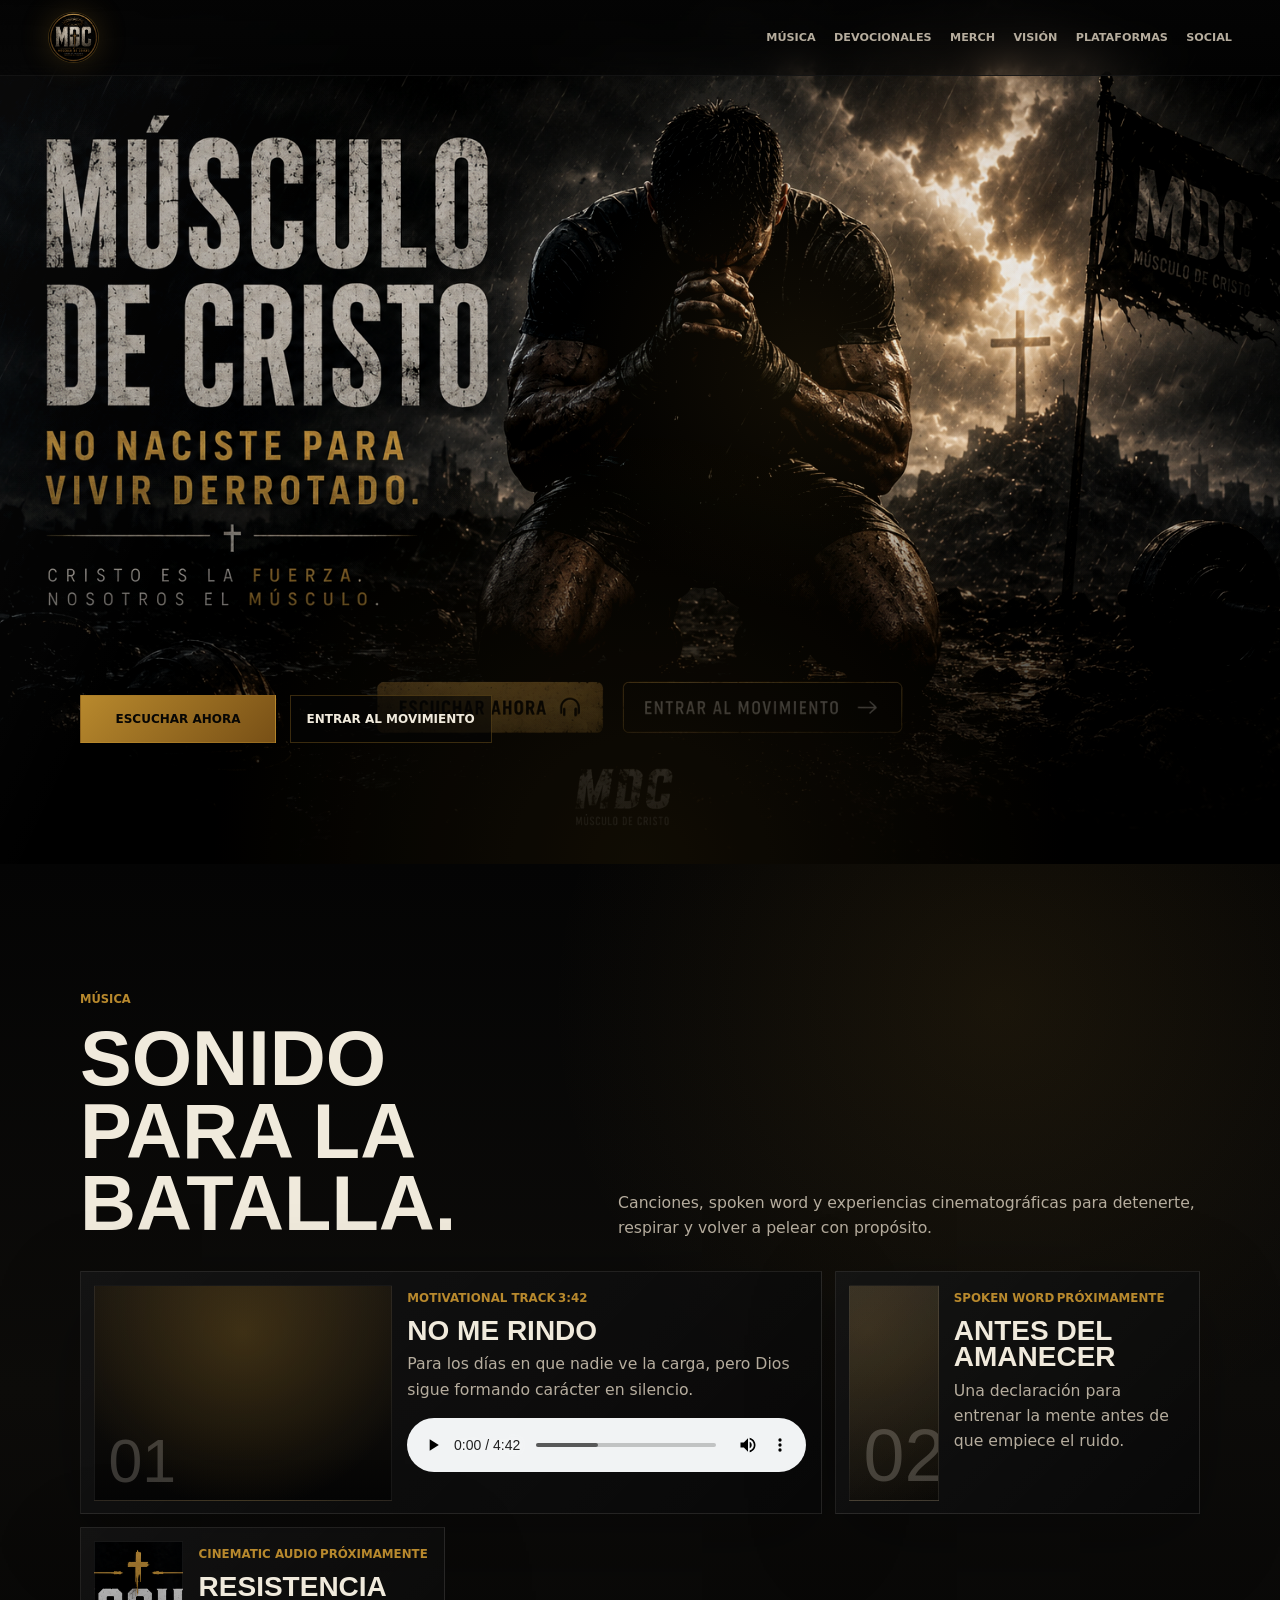
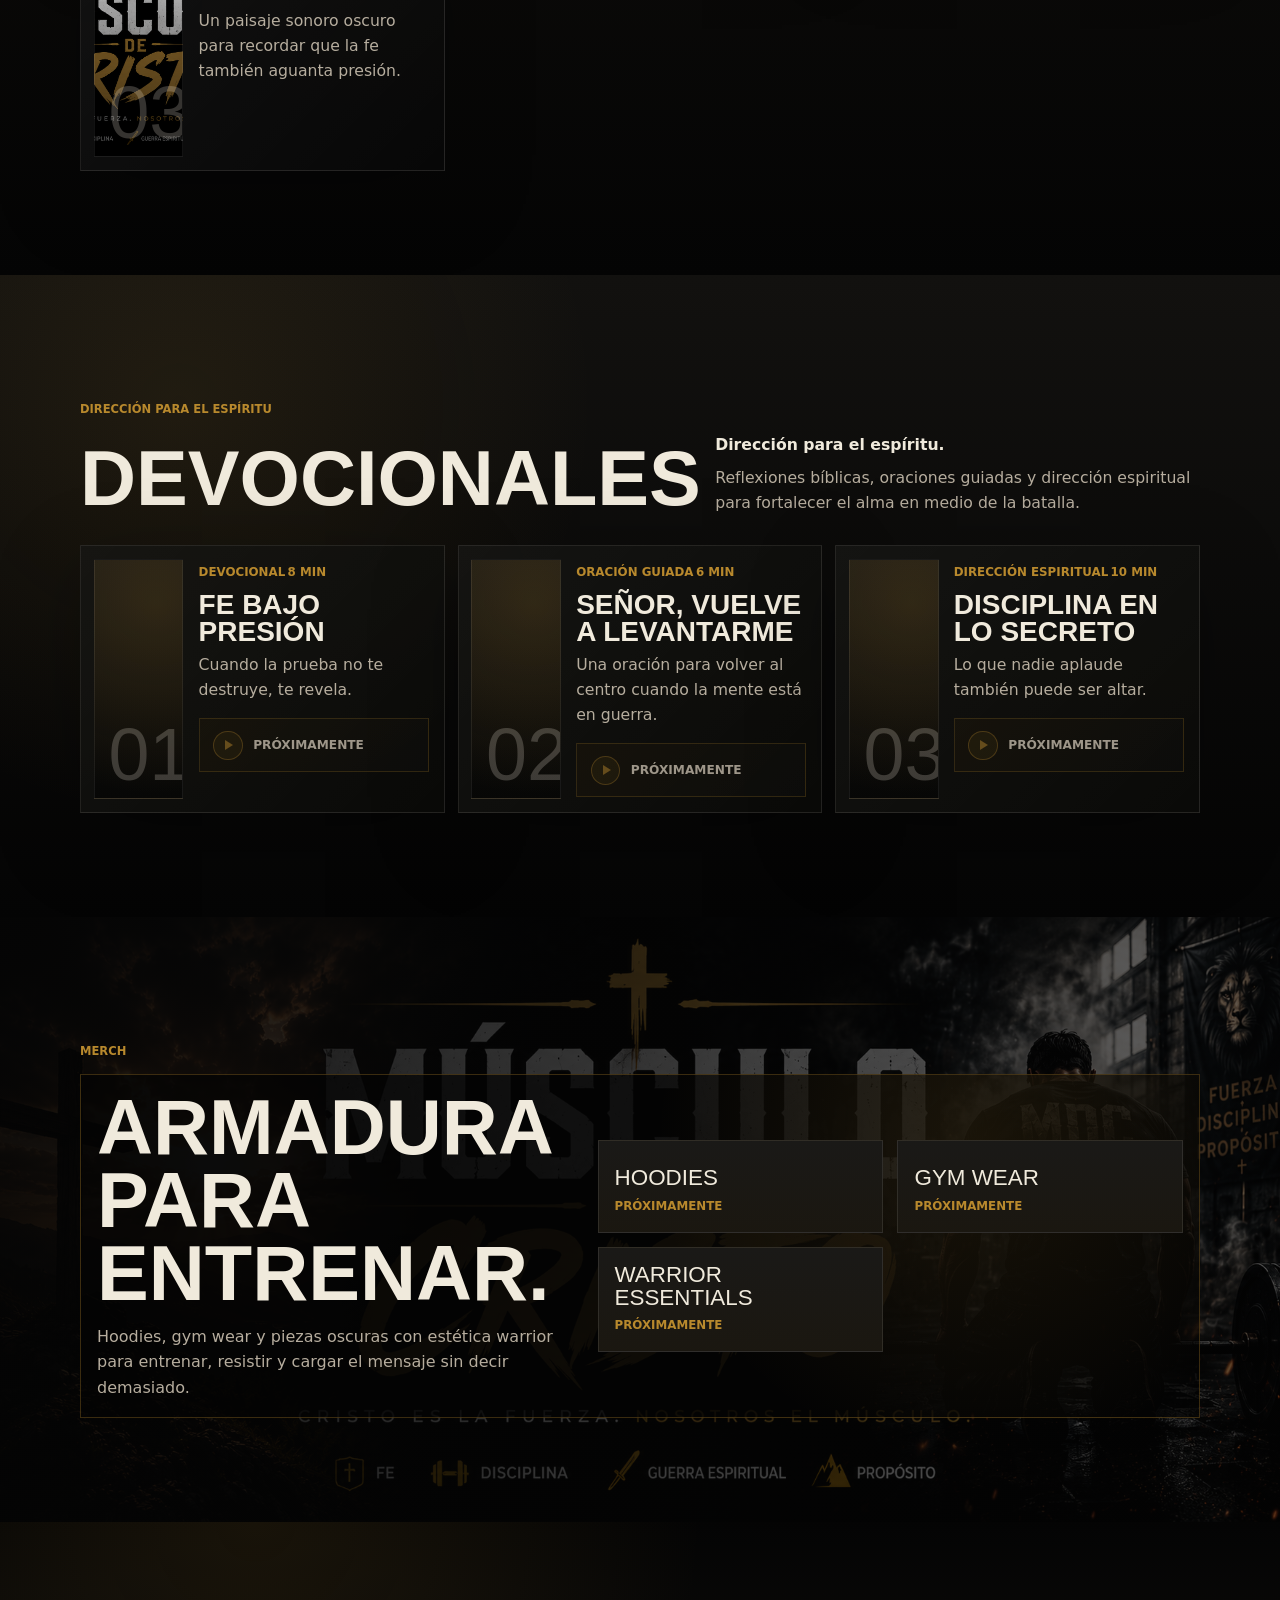
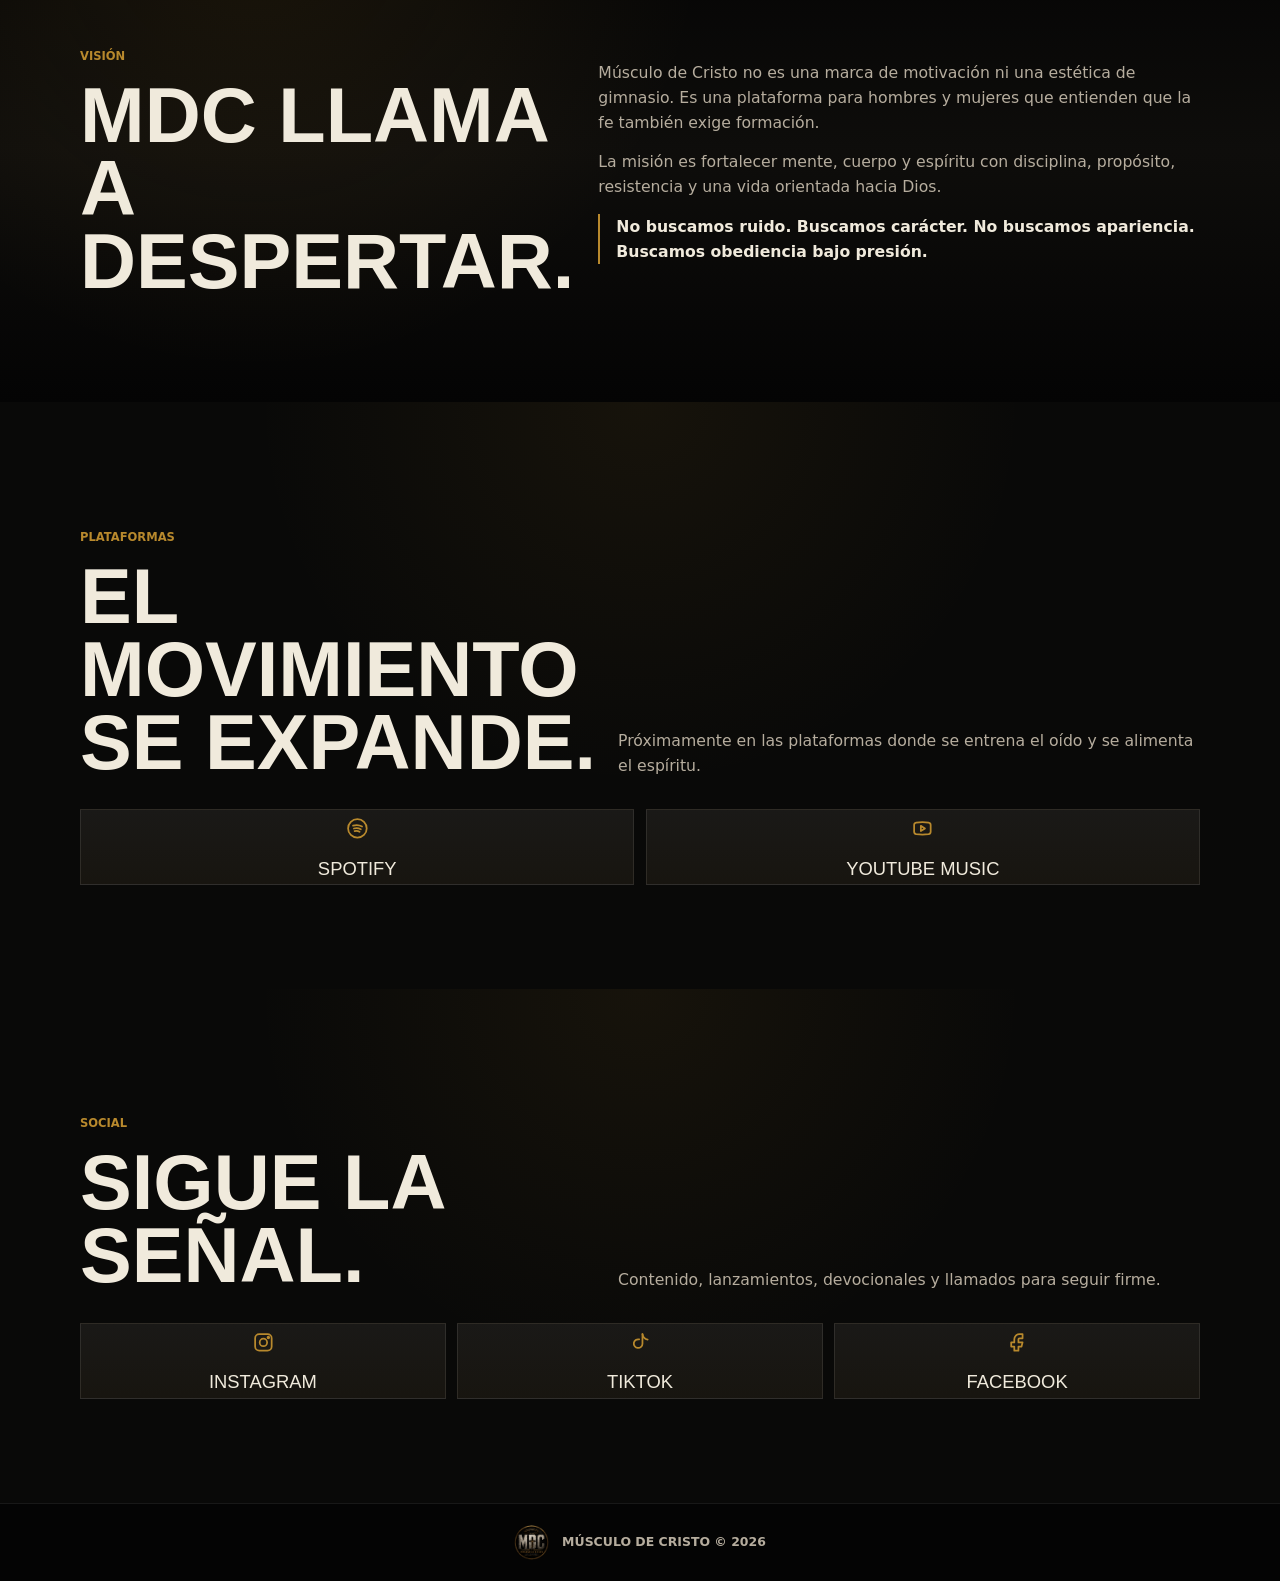
<file: index.html>
<!DOCTYPE html>
<html lang="es">
  <head>
    <meta charset="UTF-8" />
    <meta name="viewport" content="width=device-width, initial-scale=1.0" />
    <meta
      name="description"
      content="Músculo de Cristo: música, devocionales, visión y plataformas para una vida de fe, disciplina y resistencia."
    />
    <title>Músculo de Cristo</title>
    <link rel="stylesheet" href="styles.css" />
  </head>
  <body>
    <a class="skip-link" href="#main">Saltar al contenido</a>

    <header class="site-header" aria-label="Encabezado principal">
      <a class="brand-mark" href="#hero" aria-label="Músculo de Cristo inicio">
        <span class="brand-mark__image-wrap">
          <img src="assets/images/ProfileFacebook.png" alt="Logo Músculo de Cristo" />
          <span class="brand-mark__fallback" aria-hidden="true">MDC</span>
        </span>
      </a>

      <nav class="site-nav" aria-label="Navegación principal">
        <a href="#musica">Música</a>
        <a href="#devocionales">Devocionales</a>
        <a href="#merch">Merch</a>
        <a href="#vision">Visión</a>
        <a href="#plataformas">Plataformas</a>
        <a href="#social">Social</a>
      </nav>
    </header>

    <main id="main">
      <section class="hero scene scene--dark" id="hero" aria-labelledby="hero-title">
        <div class="hero__background" aria-hidden="true"></div>
        <div class="hero__shade" aria-hidden="true"></div>

        <div class="hero__content reveal">
          <div class="hero__copy">
            <p class="kicker">Fe / Disciplina / Propósito</p>
            <h1 id="hero-title">MÚSCULO DE CRISTO</h1>
            <p class="hero__subtitle">NO naciste para vivir derrotado.</p>
            <p class="hero__statement">Cristo es la fuerza. Nosotros el músculo.</p>
          </div>

          <div class="hero__actions" aria-label="Acciones principales">
            <a class="button button--primary" href="#musica">ESCUCHAR AHORA</a>
            <a class="button button--ghost" href="#vision">ENTRAR AL MOVIMIENTO</a>
          </div>
        </div>
      </section>

      <section class="scene section-music" id="musica" aria-labelledby="music-title">
        <div class="scene__inner reveal">
          <p class="kicker">Música</p>
          <div class="section-heading">
            <h2 id="music-title">Sonido para la batalla.</h2>
            <p>
              Canciones, spoken word y experiencias cinematográficas para
              detenerte, respirar y volver a pelear con propósito.
            </p>
          </div>

          <div class="release-grid">
            <article class="media-card media-card--featured">
              <div class="media-card__art media-card__art--audio" aria-hidden="true">
                <span>01</span>
              </div>
              <div class="media-card__content">
                <div class="media-card__meta">
                  <span>Motivational track</span>
                  <time datetime="PT3M42S">3:42</time>
                </div>
                <h3>NO ME RINDO</h3>
                <p>
                  Para los días en que nadie ve la carga, pero Dios sigue
                  formando carácter en silencio.
                </p>
                <audio class="native-audio" controls preload="metadata">
                  <source src="assets/audio/no-me-rindo.mp3" type="audio/mpeg" />
                  Tu navegador no soporta el reproductor de audio.
                </audio>
              </div>
            </article>

            <article class="media-card">
              <div class="media-card__art media-card__art--spoken" aria-hidden="true">
                <span>02</span>
              </div>
              <div class="media-card__content">
                <div class="media-card__meta">
                  <span>Spoken word</span>
                  <time>Próximamente</time>
                </div>
                <h3>Antes del amanecer</h3>
                <p>Una declaración para entrenar la mente antes de que empiece el ruido.</p>
              </div>
            </article>

            <article class="media-card">
              <div class="media-card__art media-card__art--cinematic" aria-hidden="true">
                <span>03</span>
              </div>
              <div class="media-card__content">
                <div class="media-card__meta">
                  <span>Cinematic audio</span>
                  <time>Próximamente</time>
                </div>
                <h3>Resistencia</h3>
                <p>Un paisaje sonoro oscuro para recordar que la fe también aguanta presión.</p>
              </div>
            </article>
          </div>
        </div>
      </section>

      <section class="scene scene--stone" id="devocionales" aria-labelledby="devotionals-title">
        <div class="scene__inner reveal">
          <p class="kicker">Dirección para el espíritu</p>
          <div class="section-heading">
            <h2 id="devotionals-title">DEVOCIONALES</h2>
            <div class="section-copy">
              <p class="section-subtitle">Dirección para el espíritu.</p>
              <p>
                Reflexiones bíblicas, oraciones guiadas y dirección espiritual
                para fortalecer el alma en medio de la batalla.
              </p>
            </div>
          </div>

          <div class="release-grid release-grid--quiet">
            <article
              class="media-card devotional-card"
              data-category="DEVOCIONAL"
              data-title="FE BAJO PRESIÓN"
              data-duration="8 MIN"
              data-description="Cuando la prueba no te destruye, te revela."
              data-audio-src=""
              data-state="coming-soon"
            >
              <div class="media-card__art devotional-card__art" aria-hidden="true">
                <span>01</span>
              </div>
              <div class="media-card__content">
                <div class="media-card__meta">
                  <span>DEVOCIONAL</span>
                  <time>8 MIN</time>
                </div>
                <h3>FE BAJO PRESIÓN</h3>
                <p>Cuando la prueba no te destruye, te revela.</p>
                <div class="devotional-player is-disabled" data-player>
                  <span class="devotional-player__icon" aria-hidden="true"></span>
                  <span>Próximamente</span>
                </div>
              </div>
            </article>

            <article
              class="media-card devotional-card"
              data-category="ORACIÓN GUIADA"
              data-title="SEÑOR, VUELVE A LEVANTARME"
              data-duration="6 MIN"
              data-description="Una oración para volver al centro cuando la mente está en guerra."
              data-audio-src=""
              data-state="coming-soon"
            >
              <div class="media-card__art devotional-card__art" aria-hidden="true">
                <span>02</span>
              </div>
              <div class="media-card__content">
                <div class="media-card__meta">
                  <span>ORACIÓN GUIADA</span>
                  <time>6 MIN</time>
                </div>
                <h3>SEÑOR, VUELVE A LEVANTARME</h3>
                <p>Una oración para volver al centro cuando la mente está en guerra.</p>
                <div class="devotional-player is-disabled" data-player>
                  <span class="devotional-player__icon" aria-hidden="true"></span>
                  <span>Próximamente</span>
                </div>
              </div>
            </article>

            <article
              class="media-card devotional-card"
              data-category="DIRECCIÓN ESPIRITUAL"
              data-title="DISCIPLINA EN LO SECRETO"
              data-duration="10 MIN"
              data-description="Lo que nadie aplaude también puede ser altar."
              data-audio-src=""
              data-state="coming-soon"
            >
              <div class="media-card__art devotional-card__art" aria-hidden="true">
                <span>03</span>
              </div>
              <div class="media-card__content">
                <div class="media-card__meta">
                  <span>DIRECCIÓN ESPIRITUAL</span>
                  <time>10 MIN</time>
                </div>
                <h3>DISCIPLINA EN LO SECRETO</h3>
                <p>Lo que nadie aplaude también puede ser altar.</p>
                <div class="devotional-player is-disabled" data-player>
                  <span class="devotional-player__icon" aria-hidden="true"></span>
                  <span>Próximamente</span>
                </div>
              </div>
            </article>
          </div>
        </div>
      </section>

      <section class="scene merch-section" id="merch" aria-labelledby="merch-title">
        <div class="scene__inner reveal">
          <p class="kicker">Merch</p>
          <div class="merch-panel">
            <div>
              <h2 id="merch-title">Armadura para entrenar.</h2>
              <p>
                Hoodies, gym wear y piezas oscuras con estética warrior para
                entrenar, resistir y cargar el mensaje sin decir demasiado.
              </p>
            </div>

            <div class="merch-mockups" aria-label="Vista previa de mercancía futura">
              <article>
                <span>Hoodies</span>
                <strong>Próximamente</strong>
              </article>
              <article>
                <span>Gym wear</span>
                <strong>Próximamente</strong>
              </article>
              <article>
                <span>Warrior essentials</span>
                <strong>Próximamente</strong>
              </article>
            </div>
          </div>
        </div>
      </section>

      <section class="scene vision-section" id="vision" aria-labelledby="vision-title">
        <div class="scene__inner vision-grid reveal">
          <div>
            <p class="kicker">Visión</p>
            <h2 id="vision-title">MDC llama a despertar.</h2>
          </div>

          <div class="vision-copy">
            <p>
              Músculo de Cristo no es una marca de motivación ni una estética de
              gimnasio. Es una plataforma para hombres y mujeres que entienden
              que la fe también exige formación.
            </p>
            <p>
              La misión es fortalecer mente, cuerpo y espíritu con disciplina,
              propósito, resistencia y una vida orientada hacia Dios.
            </p>
            <p class="vision-statement">
              No buscamos ruido. Buscamos carácter. No buscamos apariencia.
              Buscamos obediencia bajo presión.
            </p>
          </div>
        </div>
      </section>

      <section class="scene platform-section" id="plataformas" aria-labelledby="platforms-title">
        <div class="scene__inner reveal">
          <p class="kicker">Plataformas</p>
          <div class="section-heading">
            <h2 id="platforms-title">El movimiento se expande.</h2>
            <p>Próximamente en las plataformas donde se entrena el oído y se alimenta el espíritu.</p>
          </div>

          <div class="icon-grid" aria-label="Plataformas musicales">
            <article>
              <svg viewBox="0 0 24 24" aria-hidden="true">
                <circle cx="12" cy="12" r="9"></circle>
                <path d="M7.8 9.4c2.9-.9 6.2-.6 8.7.8"></path>
                <path d="M8.6 12.1c2.2-.6 4.7-.4 6.7.7"></path>
                <path d="M9.3 14.6c1.6-.4 3.4-.2 4.8.6"></path>
              </svg>
              <span>Spotify</span>
            </article>
            <article>
              <svg viewBox="0 0 24 24" aria-hidden="true">
                <path d="M4 8.8c0-1.2.8-2.2 2-2.4 3.9-.5 8.1-.5 12 0 1.2.2 2 1.2 2 2.4v6.4c0 1.2-.8 2.2-2 2.4-3.9.5-8.1.5-12 0-1.2-.2-2-1.2-2-2.4V8.8Z"></path>
                <path d="m10.5 9.5 4 2.5-4 2.5v-5Z"></path>
              </svg>
              <span>YouTube Music</span>
            </article>
          </div>
        </div>
      </section>

      <section class="scene social-section" id="social" aria-labelledby="social-title">
        <div class="scene__inner reveal">
          <p class="kicker">Social</p>
          <div class="section-heading">
            <h2 id="social-title">Sigue la señal.</h2>
            <p>Contenido, lanzamientos, devocionales y llamados para seguir firme.</p>
          </div>

          <div class="icon-grid social-grid" aria-label="Redes sociales">
            <a href="https://www.instagram.com/musculodecristo" target="_blank" rel="noopener noreferrer">
              <svg viewBox="0 0 24 24" aria-hidden="true">
                <rect x="4" y="4" width="16" height="16" rx="4"></rect>
                <circle cx="12" cy="12" r="3.6"></circle>
                <circle cx="16.8" cy="7.2" r="0.8"></circle>
              </svg>
              <span>Instagram</span>
            </a>
            <a href="https://www.tiktok.com/@musculodecristo" target="_blank" rel="noopener noreferrer">
              <svg viewBox="0 0 24 24" aria-hidden="true">
                <path d="M14 4v9.2a4.2 4.2 0 1 1-3.2-4.1"></path>
                <path d="M14 4c.6 3.1 2.3 4.9 5 5.4"></path>
              </svg>
              <span>TikTok</span>
            </a>
            <a href="https://www.facebook.com/musculodecristo" target="_blank" rel="noopener noreferrer">
              <svg viewBox="0 0 24 24" aria-hidden="true">
                <path d="M14 8h3V4h-3a5 5 0 0 0-5 5v3H6v4h3v4h4v-4h3l1-4h-4V9a1 1 0 0 1 1-1Z"></path>
              </svg>
              <span>Facebook</span>
            </a>
          </div>
        </div>
      </section>
    </main>

    <footer class="site-footer">
      <div class="site-footer__brand">
        <img src="assets/images/ProfileFacebook.png" alt="" />
        <span>Músculo de Cristo © 2026</span>
      </div>
    </footer>

    <script src="script.js"></script>
  </body>
</html>
</file>
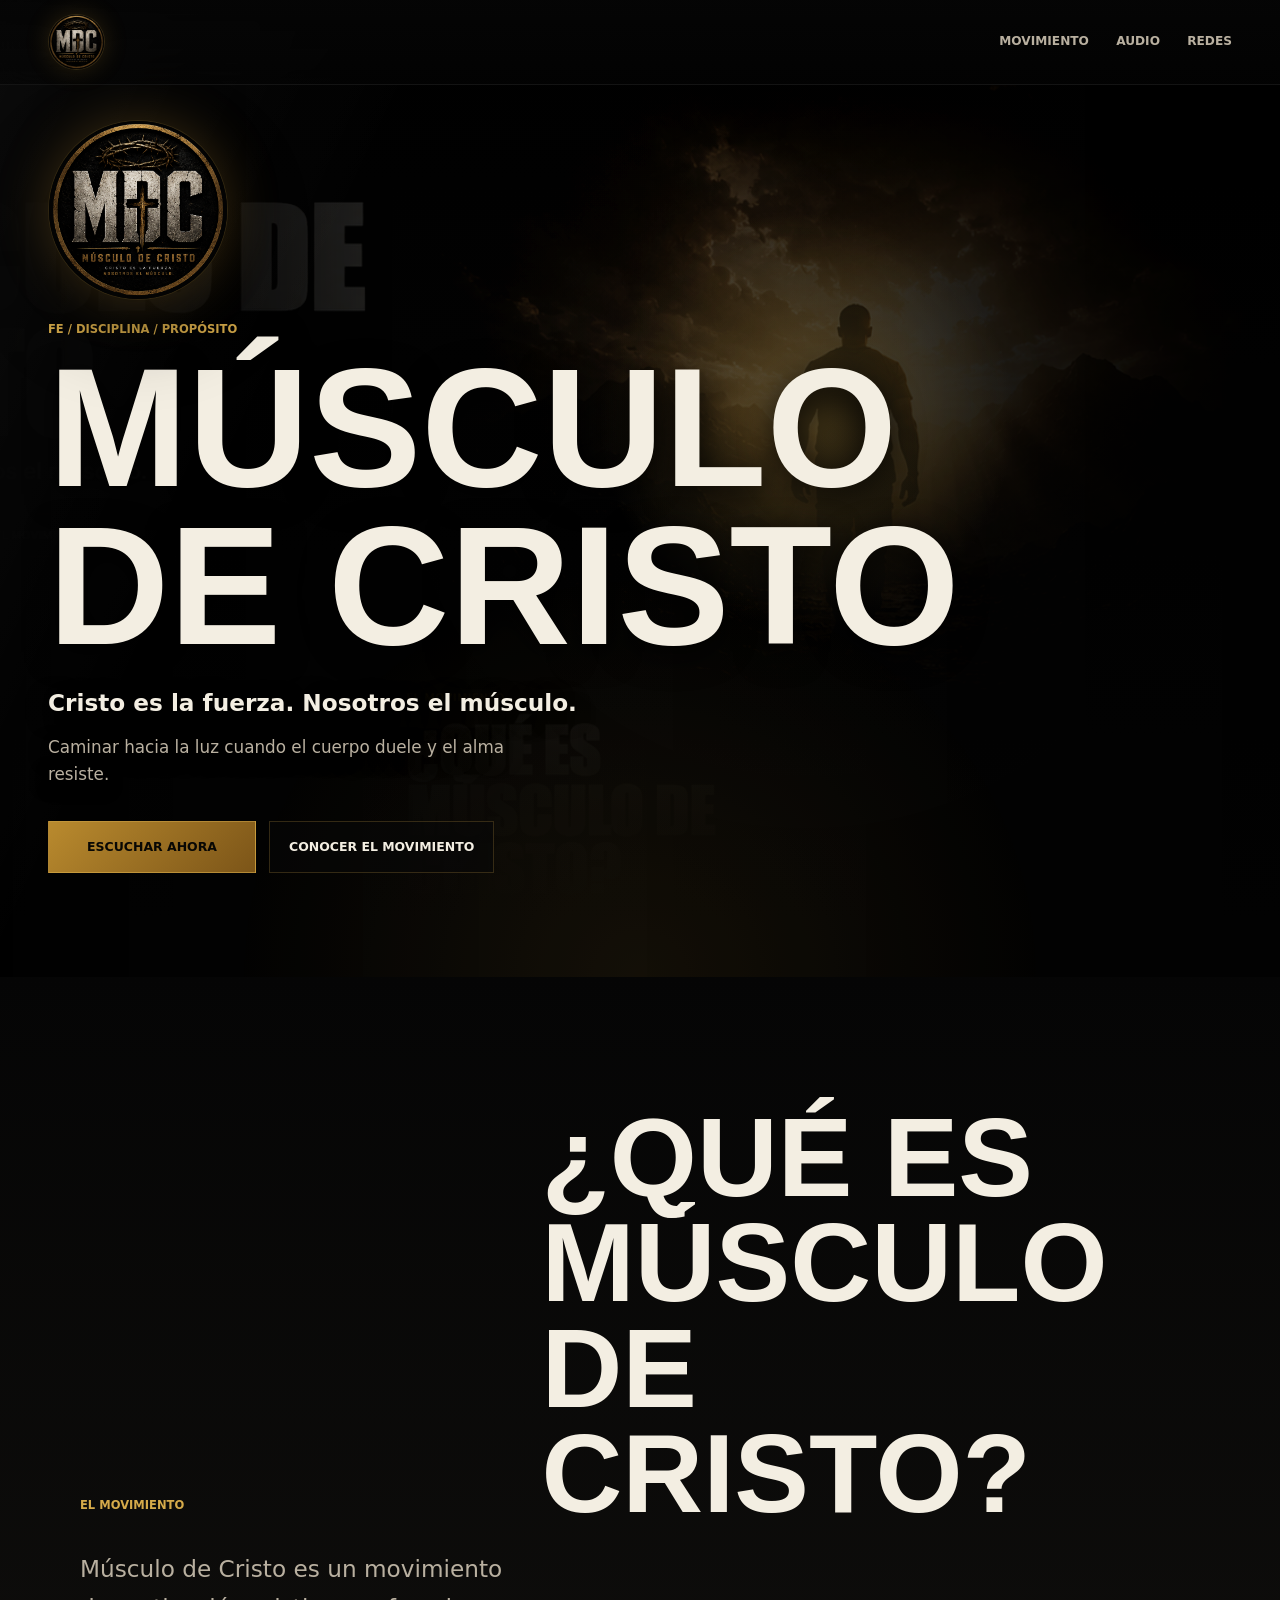
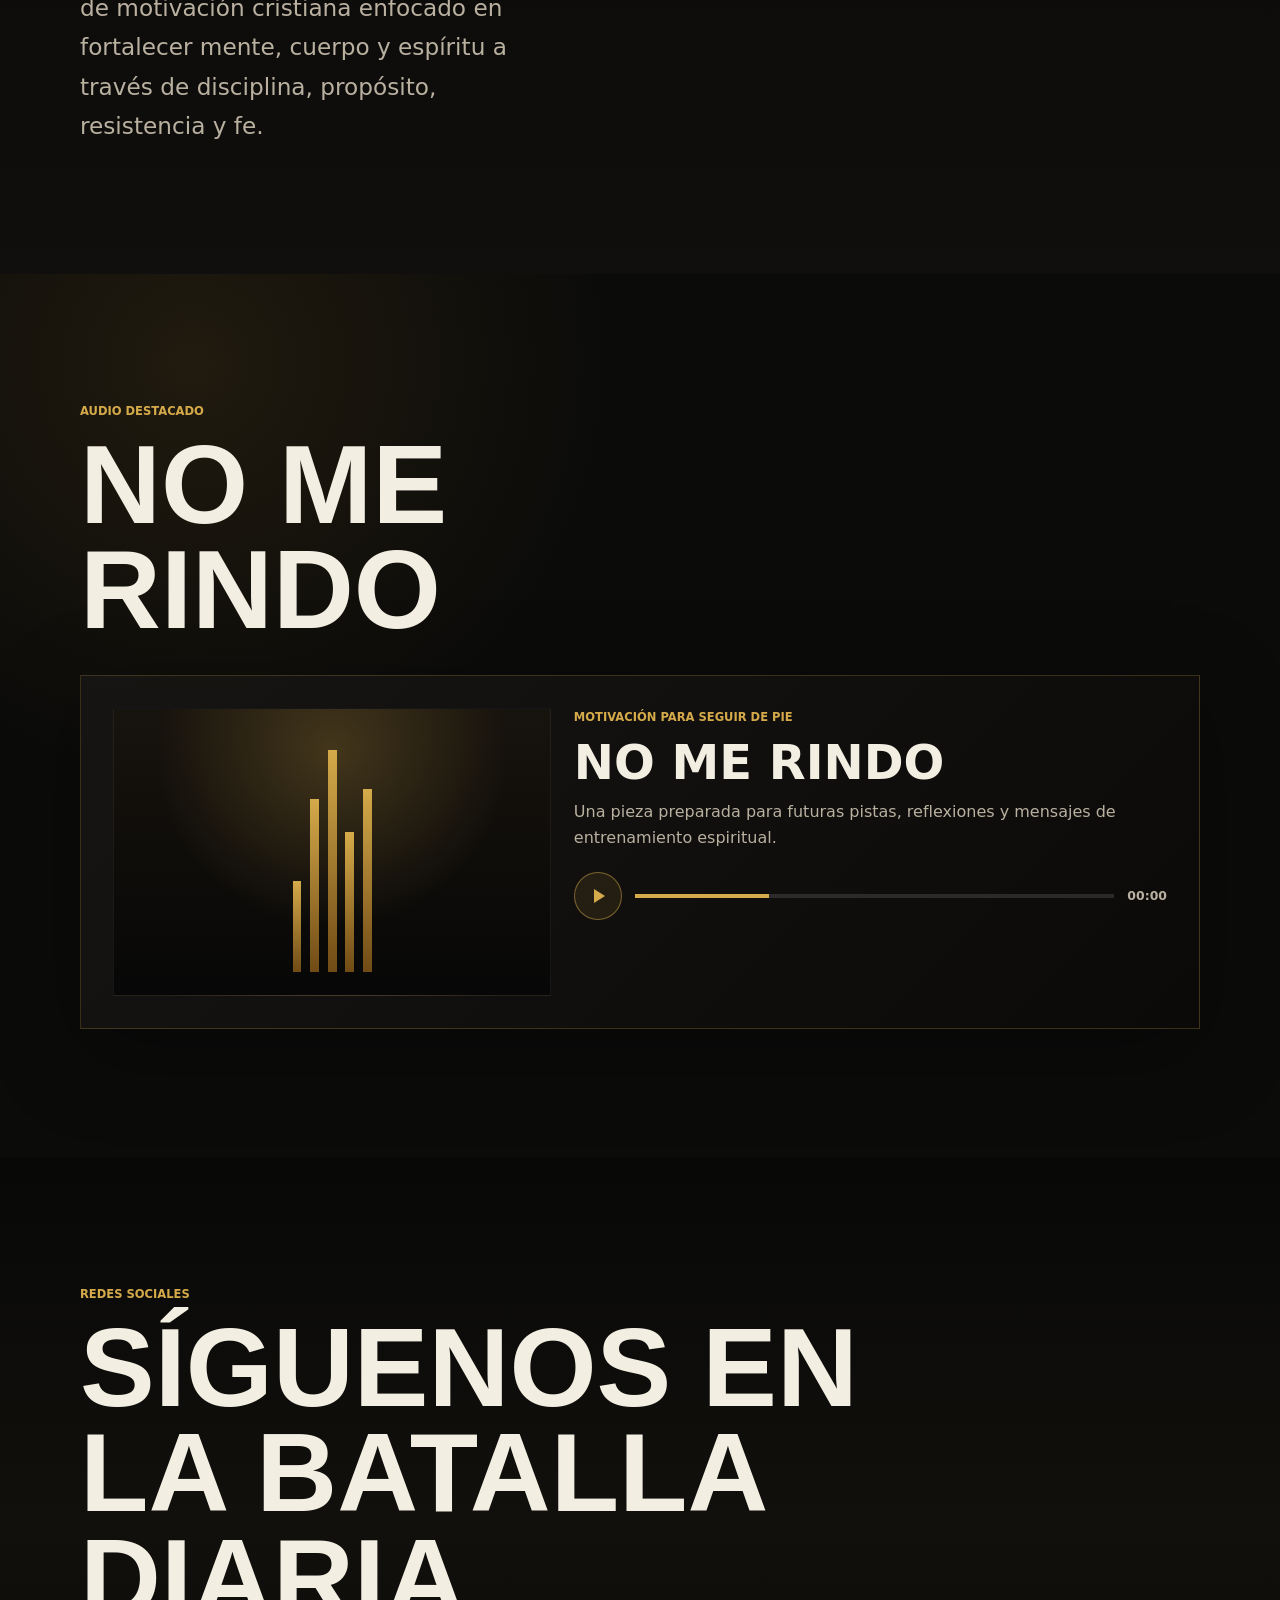
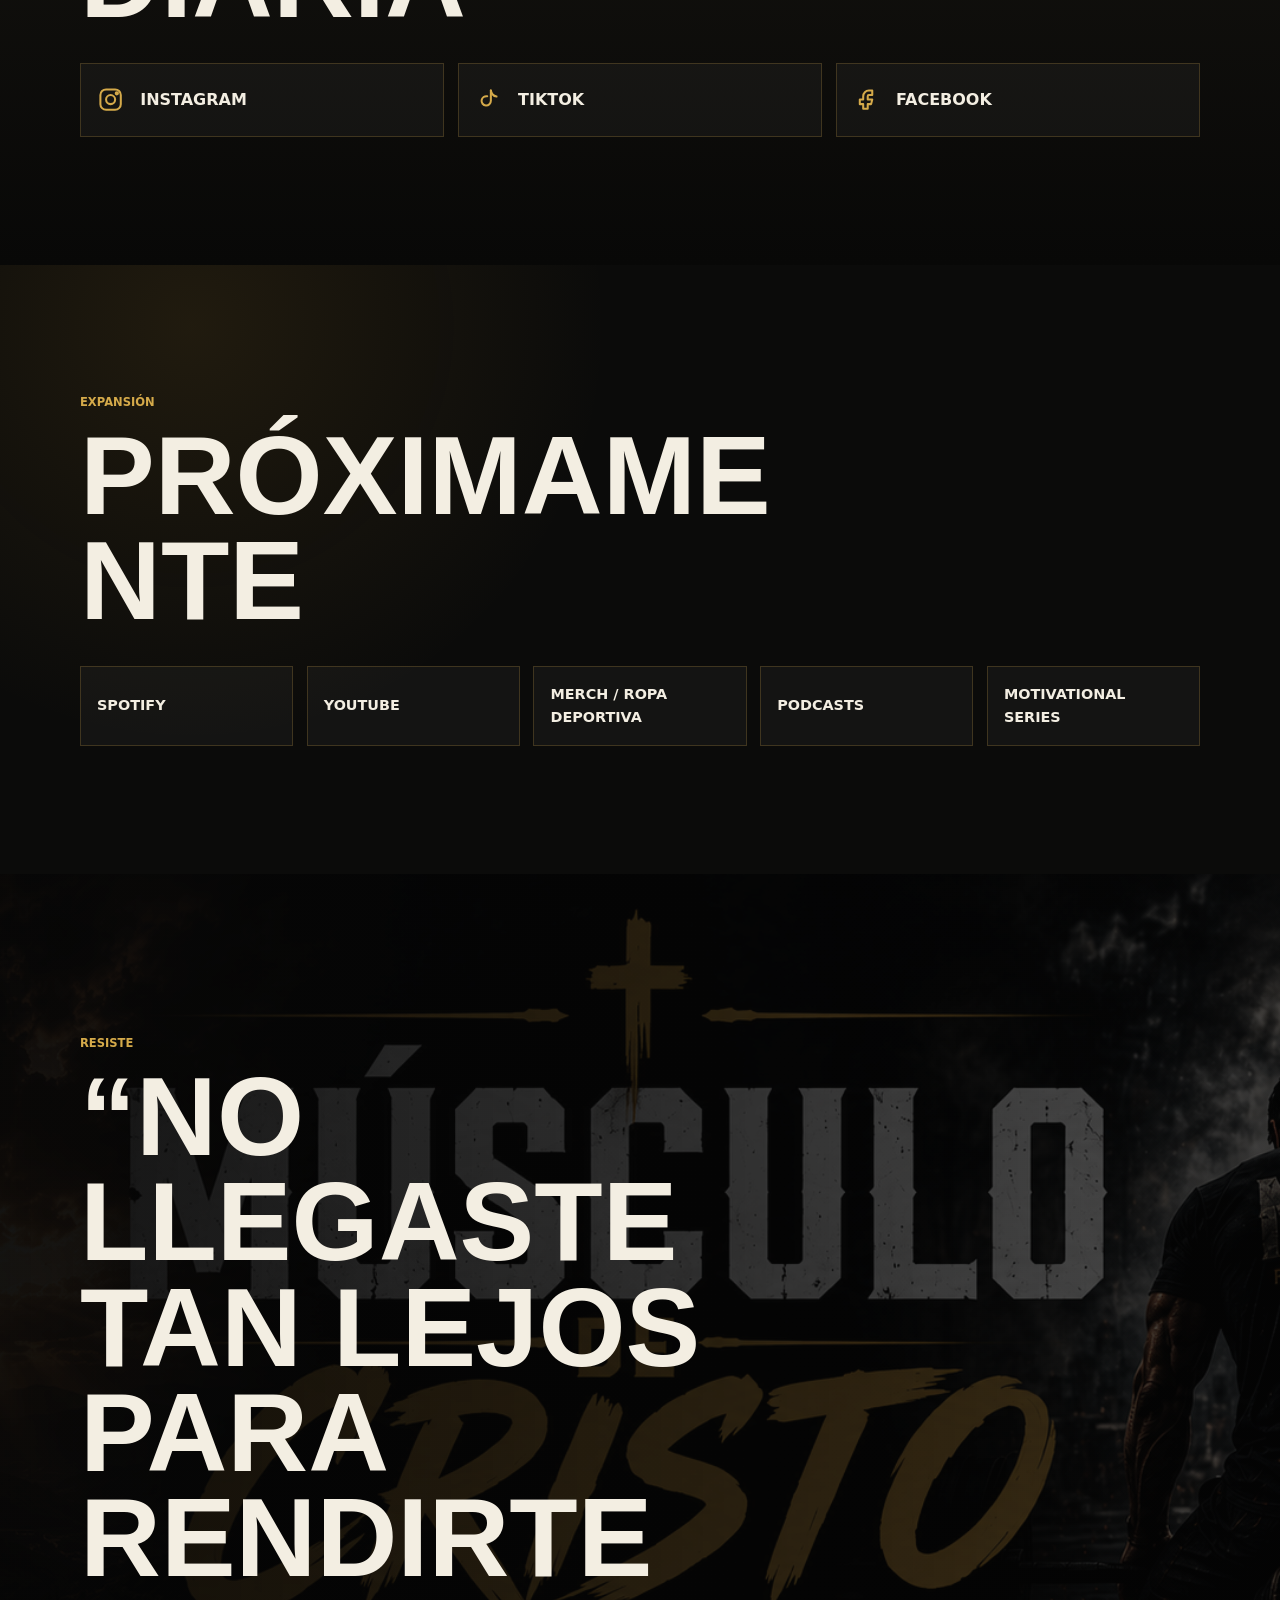
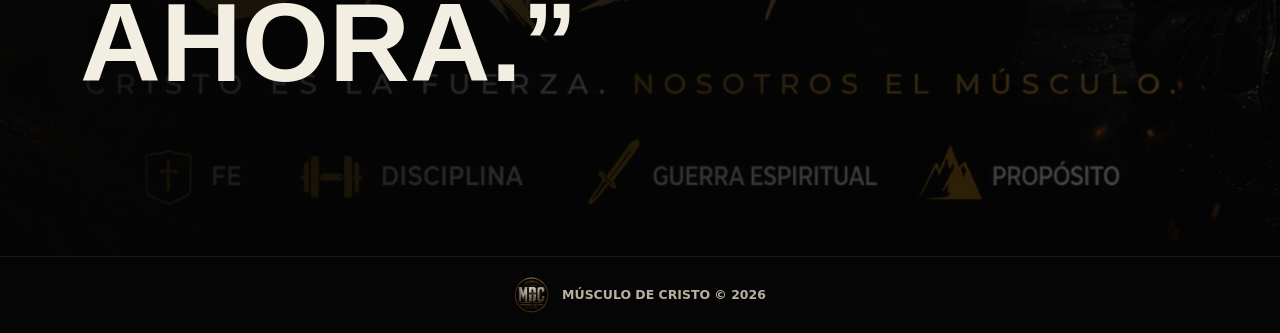
<file: MusculoDeCristo-web/index.html>
<!DOCTYPE html>
<html lang="es">
  <head>
    <meta charset="UTF-8" />
    <meta name="viewport" content="width=device-width, initial-scale=1.0" />
    <meta
      name="description"
      content="Músculo de Cristo: motivación cristiana para fortalecer mente, cuerpo y espíritu con disciplina, propósito, resistencia y fe."
    />
    <title>Músculo de Cristo</title>
    <link rel="stylesheet" href="styles.css" />
  </head>
  <body>
    <a class="skip-link" href="#main">Saltar al contenido</a>

    <header class="site-header" aria-label="Encabezado principal">
      <a class="brand-mark" href="#hero" aria-label="Músculo de Cristo inicio">
        <span class="brand-mark__image-wrap">
          <img src="assets/images/ProfileFacebook.png" alt="Logo Músculo de Cristo" />
          <span class="brand-mark__fallback" aria-hidden="true">MDC</span>
        </span>
      </a>

      <nav class="site-nav" aria-label="Navegación principal">
        <a href="#about">Movimiento</a>
        <a href="#audio">Audio</a>
        <a href="#social">Redes</a>
      </nav>
    </header>

    <main id="main">
      <section class="hero section-dark" id="hero" aria-labelledby="hero-title">
        <div class="hero__background" aria-hidden="true"></div>
        <div class="hero__shade" aria-hidden="true"></div>

        <div class="hero__content reveal">
          <div class="hero__logo">
            <img src="assets/images/ProfileFacebook.png" alt="Logo Músculo de Cristo" />
            <span class="hero__logo-fallback" aria-hidden="true">MDC</span>
          </div>

          <p class="eyebrow">Fe / Disciplina / Propósito</p>
          <h1 id="hero-title">Músculo de Cristo</h1>
          <p class="hero__slogan">Cristo es la fuerza. Nosotros el músculo.</p>
          <p class="hero__statement">Caminar hacia la luz cuando el cuerpo duele y el alma resiste.</p>

          <div class="hero__actions" aria-label="Acciones principales">
            <a class="button button--primary" href="#audio">Escuchar ahora</a>
            <a class="button button--ghost" href="#about">Conocer el movimiento</a>
          </div>
        </div>
      </section>

      <section class="section about" id="about" aria-labelledby="about-title">
        <div class="section__inner reveal">
          <p class="section-kicker">El movimiento</p>
          <h2 id="about-title">¿Qué es Músculo de Cristo?</h2>
          <p class="lead">
            Músculo de Cristo es un movimiento de motivación cristiana enfocado
            en fortalecer mente, cuerpo y espíritu a través de disciplina,
            propósito, resistencia y fe.
          </p>
        </div>
      </section>

      <section class="section audio-section" id="audio" aria-labelledby="audio-title">
        <div class="section__inner reveal">
          <p class="section-kicker">Audio destacado</p>
          <h2 id="audio-title">No me rindo</h2>

          <article class="audio-card" aria-label="Audio destacado No me rindo">
            <div class="audio-card__visual" aria-hidden="true">
              <span></span>
              <span></span>
              <span></span>
              <span></span>
              <span></span>
            </div>

            <div class="audio-card__body">
              <p class="audio-card__label">Motivación para seguir de pie</p>
              <h3>No me rindo</h3>
              <p>
                Una pieza preparada para futuras pistas, reflexiones y mensajes
                de entrenamiento espiritual.
              </p>

              <div class="audio-placeholder" role="group" aria-label="Reproductor de audio próximamente">
                <button class="audio-placeholder__button" type="button" aria-label="Audio próximamente">
                  <span aria-hidden="true"></span>
                </button>
                <div class="audio-placeholder__track" aria-hidden="true">
                  <span></span>
                </div>
                <time datetime="PT0M00S">00:00</time>
              </div>
            </div>
          </article>
        </div>
      </section>

      <section class="section social-section" id="social" aria-labelledby="social-title">
        <div class="section__inner reveal">
          <p class="section-kicker">Redes sociales</p>
          <h2 id="social-title">Síguenos en la batalla diaria</h2>

          <div class="social-grid" aria-label="Enlaces sociales">
            <a class="social-link" href="https://www.instagram.com/musculodecristo"
target="_blank"
rel="noopener noreferrer" aria-label="Instagram de Músculo de Cristo">
              <svg viewBox="0 0 24 24" aria-hidden="true">
                <rect x="3" y="3" width="18" height="18" rx="5"></rect>
                <circle cx="12" cy="12" r="4"></circle>
                <circle cx="17.5" cy="6.5" r="1"></circle>
              </svg>
              <span>Instagram</span>
            </a>

            <a class="social-link" href="https://www.tiktok.com/@musculodecristo"
target="_blank"
rel="noopener noreferrer" aria-label="TikTok de Músculo de Cristo">
              <svg viewBox="0 0 24 24" aria-hidden="true">
                <path d="M14 4v9.1a4.1 4.1 0 1 1-3.2-4"></path>
                <path d="M14 4c.5 3.1 2.2 4.9 5 5.3"></path>
              </svg>
              <span>TikTok</span>
            </a>

            <a class="social-link" href="https://www.facebook.com/musculodecristo"
target="_blank"
rel="noopener noreferrer" aria-label="Facebook de Músculo de Cristo">
              <svg viewBox="0 0 24 24" aria-hidden="true">
                <path d="M14 8h3V4h-3a5 5 0 0 0-5 5v3H6v4h3v4h4v-4h3l1-4h-4V9a1 1 0 0 1 1-1Z"></path>
              </svg>
              <span>Facebook</span>
            </a>
          </div>
        </div>
      </section>

      <section class="section coming-soon" id="coming-soon" aria-labelledby="coming-soon-title">
        <div class="section__inner reveal">
          <p class="section-kicker">Expansión</p>
          <h2 id="coming-soon-title">Próximamente</h2>

          <div class="coming-grid">
            <article class="coming-item">
              <span>Spotify</span>
            </article>
            <article class="coming-item">
              <span>YouTube</span>
            </article>
            <article class="coming-item">
              <span>Merch / ropa deportiva</span>
            </article>
            <article class="coming-item">
              <span>Podcasts</span>
            </article>
            <article class="coming-item">
              <span>Motivational series</span>
            </article>
          </div>
        </div>
      </section>

      <section class="final-quote section-dark" aria-labelledby="quote-title">
        <div class="section__inner reveal">
          <p class="section-kicker">Resiste</p>
          <h2 id="quote-title">“No llegaste tan lejos para rendirte ahora.”</h2>
        </div>
      </section>
    </main>

    <footer class="site-footer">
      <div class="site-footer__brand">
        <img src="assets/images/ProfileFacebook.png" alt="" />
        <span>Músculo de Cristo © 2026</span>
      </div>
    </footer>

    <script src="script.js"></script>
  </body>
</html>
</file>
<file: styles.css>
/*
  Músculo de Cristo
  Cinematic platform architecture: music, devotionals, merch, vision, platforms, social.
*/
:root {
  --black: #040404;
  --ink: #090908;
  --charcoal: #12110f;
  --stone: #1b1915;
  --stone-soft: #242018;
  --bone: #f0eadc;
  --muted: #b6ad9e;
  --dim: #81796c;
  --gold: #b8892d;
  --gold-soft: rgba(184, 137, 45, 0.28);
  --line: rgba(240, 234, 220, 0.1);
  --line-gold: rgba(184, 137, 45, 0.3);
  --content: 1120px;
  --display: Impact, Haettenschweiler, "Arial Narrow Bold", sans-serif;
  --body: Inter, ui-sans-serif, system-ui, -apple-system, BlinkMacSystemFont, "Segoe UI", sans-serif;
}

* {
  box-sizing: border-box;
}

html {
  scroll-behavior: smooth;
}

body {
  margin: 0;
  min-width: 320px;
  color: var(--bone);
  background:
    radial-gradient(circle at 50% 0%, rgba(184, 137, 45, 0.12), transparent 34rem),
    linear-gradient(180deg, var(--black), #080806 42%, var(--black));
  font-family: var(--body);
  line-height: 1.6;
  overflow-x: hidden;
}

body::before {
  content: "";
  position: fixed;
  inset: 0;
  z-index: -2;
  pointer-events: none;
  background-image:
    linear-gradient(rgba(255, 255, 255, 0.022) 1px, transparent 1px),
    linear-gradient(90deg, rgba(255, 255, 255, 0.016) 1px, transparent 1px);
  background-size: 54px 54px;
  mask-image: linear-gradient(to bottom, rgba(0, 0, 0, 0.65), transparent 78%);
}

body::after {
  content: "";
  position: fixed;
  inset: 0;
  z-index: -1;
  pointer-events: none;
  background:
    radial-gradient(circle at 50% 45%, transparent, rgba(0, 0, 0, 0.48) 72%),
    linear-gradient(rgba(255, 255, 255, 0.02), rgba(0, 0, 0, 0.02));
  opacity: 0.78;
}

img,
svg {
  display: block;
  max-width: 100%;
}

a {
  color: inherit;
  text-decoration: none;
}

.skip-link {
  position: absolute;
  left: 1rem;
  top: 1rem;
  z-index: 30;
  transform: translateY(-180%);
  border: 1px solid var(--line-gold);
  background: var(--black);
  color: var(--bone);
  padding: 0.7rem 1rem;
}

.skip-link:focus {
  transform: translateY(0);
}

.site-header {
  position: fixed;
  inset: 0 0 auto;
  z-index: 20;
  display: flex;
  align-items: center;
  justify-content: space-between;
  gap: 1rem;
  padding: 0.75rem clamp(1rem, 4vw, 3rem);
  border-bottom: 1px solid rgba(255, 255, 255, 0.06);
  background: linear-gradient(180deg, rgba(4, 4, 4, 0.92), rgba(4, 4, 4, 0.5));
  backdrop-filter: blur(14px);
}

.brand-mark__image-wrap {
  position: relative;
  display: grid;
  width: 3.2rem;
  aspect-ratio: 1;
  place-items: center;
  border: 1px solid var(--line-gold);
  border-radius: 50%;
  background: var(--black);
  box-shadow: 0 0 30px rgba(184, 137, 45, 0.22);
  overflow: hidden;
}

.brand-mark img {
  width: 100%;
  height: 100%;
  object-fit: cover;
}

.brand-mark__fallback {
  display: none;
  color: var(--gold);
  font-family: var(--display);
  letter-spacing: 0;
}

.brand-mark__image-wrap.is-missing img,
.site-footer__brand.is-missing img {
  display: none;
}

.brand-mark__image-wrap.is-missing .brand-mark__fallback {
  display: block;
}

.site-nav {
  display: flex;
  max-width: calc(100vw - 6rem);
  align-items: center;
  gap: 0.8rem;
  overflow-x: auto;
  color: var(--muted);
  font-size: 0.7rem;
  font-weight: 900;
  letter-spacing: 0;
  scrollbar-width: none;
  text-transform: uppercase;
  white-space: nowrap;
}

.site-nav::-webkit-scrollbar {
  display: none;
}

.site-nav a {
  transition: color 180ms ease;
}

.site-nav a:hover,
.site-nav a:focus-visible {
  color: var(--bone);
}

.scene {
  position: relative;
  padding: 3rem clamp(1rem, 4vw, 2.5rem);
}

.scene--dark {
  background: var(--black);
}

.scene--stone {
  background:
    radial-gradient(circle at 14% 20%, rgba(184, 137, 45, 0.1), transparent 26rem),
    linear-gradient(180deg, var(--charcoal), var(--black));
}

.scene__inner {
  width: min(100%, var(--content));
  margin: 0 auto;
}

.hero {
  min-height: 96svh;
  display: grid;
  align-items: end;
  padding-top: 6rem;
  padding-bottom: 2.5rem;
  overflow: hidden;
  isolation: isolate;
}

.hero__background {
  position: absolute;
  inset: 0;
  z-index: -4;
  background:
    linear-gradient(90deg, rgba(4, 4, 4, 0.2), rgba(4, 4, 4, 0.08) 46%, rgba(4, 4, 4, 0.18)),
    linear-gradient(180deg, rgba(4, 4, 4, 0.18), rgba(4, 4, 4, 0.02) 42%, rgba(4, 4, 4, 0.86) 96%),
    url("assets/images/Hero-mdc.png") 54% center / cover no-repeat,
    linear-gradient(135deg, #11100d, #050505 68%);
  filter: saturate(0.9) contrast(1.08);
  transform: scale(1.015);
  animation: slowDrift 20s ease-in-out infinite alternate;
}

.hero__shade {
  position: absolute;
  inset: 0;
  z-index: -3;
  background:
    radial-gradient(circle at 64% 44%, rgba(184, 137, 45, 0.14), transparent 14rem),
    radial-gradient(circle at 64% 44%, transparent 0 14rem, rgba(0, 0, 0, 0.18) 32rem),
    linear-gradient(90deg, rgba(0, 0, 0, 0.5), transparent 40%, rgba(0, 0, 0, 0.2)),
    linear-gradient(180deg, rgba(0, 0, 0, 0.08), transparent 54%, rgba(0, 0, 0, 0.78) 100%);
}

.hero::after {
  content: "";
  position: absolute;
  inset: 0;
  z-index: -2;
  pointer-events: none;
  background:
    linear-gradient(115deg, rgba(255, 255, 255, 0.055), transparent 28%),
    radial-gradient(circle at 50% 100%, rgba(184, 137, 45, 0.12), transparent 28rem);
  opacity: 0.75;
}

.hero__content {
  width: min(100%, var(--content));
  margin: 0 auto;
}

.hero__copy {
  max-width: 34rem;
  padding-top: 34svh;
}

.kicker {
  margin: 1.35rem 0 0.85rem;
  color: var(--gold);
  font-size: 0.72rem;
  font-weight: 900;
  letter-spacing: 0;
  text-transform: uppercase;
}

h1,
h2,
h3,
p {
  overflow-wrap: normal;
  word-break: normal;
}

h1,
h2,
h3 {
  margin: 0;
  font-family: var(--display);
  font-weight: 900;
  letter-spacing: 0;
  line-height: 0.94;
  text-transform: uppercase;
}

h1 {
  max-width: 11ch;
  font-size: 3.4rem;
  text-shadow: 0 10px 34px rgba(0, 0, 0, 0.92);
}

h2 {
  max-width: 16ch;
  font-size: 2.2rem;
}

h3 {
  font-size: 1.45rem;
}

.hero__subtitle {
  max-width: 31rem;
  margin: 1.1rem 0 0;
  color: var(--bone);
  font-size: 1.12rem;
  font-weight: 900;
  line-height: 1.35;
  text-shadow: 0 8px 26px rgba(0, 0, 0, 0.9);
}

.hero__statement {
  max-width: 28rem;
  margin: 0.9rem 0 0;
  color: var(--muted);
  font-size: 1rem;
  font-weight: 800;
  text-shadow: 0 7px 24px rgba(0, 0, 0, 0.9);
}

.hero__actions {
  display: flex;
  flex-direction: column;
  gap: 0.85rem;
  width: min(100%, 27rem);
  margin-top: 1.25rem;
}

.button {
  display: inline-flex;
  min-height: 3rem;
  align-items: center;
  justify-content: center;
  border: 1px solid var(--line-gold);
  padding: 0.72rem 1rem;
  font-size: 0.75rem;
  font-weight: 900;
  letter-spacing: 0;
  text-transform: uppercase;
  transition:
    transform 180ms ease,
    border-color 180ms ease,
    background 180ms ease;
}

.button:hover,
.button:focus-visible,
.media-card:hover,
.merch-mockups article:hover,
.icon-grid a:hover,
.icon-grid article:hover {
  transform: translateY(-2px);
}

.button--primary {
  background: linear-gradient(135deg, var(--gold), #785016);
  color: #070604;
}

.button--ghost {
  background: rgba(4, 4, 4, 0.62);
  color: var(--bone);
}

.section-heading {
  display: grid;
  gap: 0.9rem;
  margin-bottom: 1.35rem;
}

.section-heading p {
  max-width: 42rem;
  margin: 0;
  color: var(--muted);
  font-size: 0.98rem;
}

.section-copy {
  display: grid;
  gap: 0.45rem;
}

.section-copy .section-subtitle {
  color: var(--bone);
  font-weight: 900;
}

.section-music {
  background:
    radial-gradient(circle at 78% 14%, rgba(184, 137, 45, 0.11), transparent 28rem),
    linear-gradient(180deg, var(--black), #0d0c0a 52%, var(--black));
}

.release-grid {
  display: grid;
  gap: 0.8rem;
}

.media-card {
  display: grid;
  grid-template-columns: 5.6rem 1fr;
  gap: 0.8rem;
  align-items: stretch;
  border: 1px solid var(--line);
  background:
    linear-gradient(135deg, rgba(255, 255, 255, 0.045), transparent),
    rgba(9, 9, 8, 0.88);
  padding: 0.8rem;
  box-shadow: 0 24px 80px rgba(0, 0, 0, 0.28);
  transition:
    transform 180ms ease,
    border-color 180ms ease,
    background 180ms ease;
}

.media-card:hover {
  border-color: var(--line-gold);
  background:
    linear-gradient(135deg, rgba(184, 137, 45, 0.08), transparent),
    rgba(12, 11, 10, 0.92);
}

.media-card__art {
  min-height: auto;
  height: 5.6rem;
  display: flex;
  align-items: end;
  justify-content: space-between;
  border: 1px solid rgba(255, 255, 255, 0.07);
  background:
    radial-gradient(circle at 50% 22%, rgba(184, 137, 45, 0.25), transparent 11rem),
    linear-gradient(180deg, #19150f, #050505);
  padding: 0.85rem;
  overflow: hidden;
}

.media-card__art span {
  color: rgba(240, 234, 220, 0.22);
  font-family: var(--display);
  font-size: 2.35rem;
  line-height: 0.8;
}

.media-card__art--spoken {
  background:
    linear-gradient(135deg, rgba(255, 255, 255, 0.06), transparent),
    radial-gradient(circle at 20% 20%, rgba(184, 137, 45, 0.18), transparent 14rem),
    linear-gradient(180deg, #171513, #050505);
}

.media-card__art--cinematic {
  background:
    linear-gradient(180deg, rgba(0, 0, 0, 0.12), rgba(0, 0, 0, 0.7)),
    url("assets/images/BannerFacebook.png") center / cover no-repeat;
}

.devotional-card__art {
  background:
    radial-gradient(circle at 70% 18%, rgba(184, 137, 45, 0.16), transparent 12rem),
    linear-gradient(180deg, #1a1814, #070706);
}

.devotional-player {
  display: grid;
  grid-template-columns: auto 1fr;
  gap: 0.65rem;
  align-items: center;
  width: 100%;
  min-height: 3rem;
  margin-top: 1rem;
  border: 1px solid rgba(184, 137, 45, 0.24);
  background:
    linear-gradient(135deg, rgba(184, 137, 45, 0.08), rgba(255, 255, 255, 0.025)),
    rgba(4, 4, 4, 0.42);
  color: var(--muted);
  font-size: 0.76rem;
  font-weight: 900;
  padding: 0.7rem 0.85rem;
  text-transform: uppercase;
}

.devotional-player__icon {
  position: relative;
  display: grid;
  width: 1.85rem;
  aspect-ratio: 1;
  place-items: center;
  border: 1px solid rgba(184, 137, 45, 0.34);
  border-radius: 50%;
  background: rgba(184, 137, 45, 0.08);
}

.devotional-player__icon::before {
  content: "";
  width: 0;
  height: 0;
  margin-left: 0.12rem;
  border-block: 0.34rem solid transparent;
  border-left: 0.52rem solid var(--gold);
  opacity: 0.55;
}

.devotional-player.is-disabled {
  cursor: not-allowed;
  opacity: 0.86;
}

.devotional-card.is-ready {
  border-color: var(--line-gold);
}

.media-card__content {
  padding: 0.25rem 0.15rem 0.1rem;
}

.media-card__meta {
  display: grid;
  align-items: center;
  gap: 0.15rem;
  margin-bottom: 0.45rem;
  color: var(--gold);
  font-size: 0.74rem;
  font-weight: 900;
  text-transform: uppercase;
}

.media-card h3 {
  color: var(--bone);
}

.media-card p {
  margin: 0.45rem 0 0;
  color: var(--muted);
  font-size: 0.98rem;
}

.media-card--featured {
  grid-template-columns: 1fr;
}

.media-card--featured .media-card__art {
  min-height: 8.25rem;
  height: auto;
}

.media-card--featured .media-card__art span {
  font-size: 3.8rem;
}

.media-card--featured .media-card__meta {
  display: flex;
}

.native-audio {
  display: block;
  width: 100%;
  margin-top: 1rem;
}

.release-grid--quiet .media-card {
  background:
    linear-gradient(135deg, rgba(255, 255, 255, 0.035), transparent),
    rgba(12, 11, 9, 0.82);
}

.merch-section {
  background:
    linear-gradient(90deg, rgba(4, 4, 4, 0.94), rgba(4, 4, 4, 0.62)),
    url("assets/images/BannerFacebook.png") center / cover no-repeat,
    var(--black);
}

.merch-panel {
  display: grid;
  gap: 1.35rem;
  border: 1px solid var(--line-gold);
  background:
    radial-gradient(circle at 80% 20%, rgba(184, 137, 45, 0.12), transparent 20rem),
    rgba(4, 4, 4, 0.72);
  padding: 1rem;
}

.merch-panel p {
  max-width: 42rem;
  margin: 0.85rem 0 0;
  color: var(--muted);
  font-size: 1rem;
}

.merch-mockups {
  display: grid;
  gap: 0.9rem;
}

.merch-mockups article {
  min-height: 5.8rem;
  display: flex;
  flex-direction: column;
  justify-content: flex-end;
  border: 1px solid var(--line);
  background:
    linear-gradient(180deg, rgba(255, 255, 255, 0.035), rgba(184, 137, 45, 0.05)),
    var(--charcoal);
  padding: 1rem;
  transition:
    transform 180ms ease,
    border-color 180ms ease;
}

.merch-mockups article:hover {
  border-color: var(--line-gold);
}

.merch-mockups span,
.merch-mockups strong {
  display: block;
  text-transform: uppercase;
}

.merch-mockups span {
  color: var(--bone);
  font-family: var(--display);
  font-size: 1.4rem;
  line-height: 1;
}

.merch-mockups strong {
  margin-top: 0.45rem;
  color: var(--gold);
  font-size: 0.74rem;
}

.vision-section {
  background:
    radial-gradient(circle at 20% 0%, rgba(184, 137, 45, 0.11), transparent 28rem),
    linear-gradient(180deg, var(--black), #0e0d0b 48%, var(--black));
}

.vision-grid {
  display: grid;
  gap: 1.5rem;
}

.vision-copy {
  display: grid;
  gap: 0.9rem;
}

.vision-copy p {
  margin: 0;
  color: var(--muted);
  font-size: 0.98rem;
}

.vision-copy .vision-statement {
  border-left: 2px solid var(--gold);
  padding-left: 1rem;
  color: var(--bone);
  font-weight: 900;
}

.platform-section,
.social-section {
  background:
    radial-gradient(circle at 50% 0%, rgba(184, 137, 45, 0.08), transparent 24rem),
    var(--ink);
}

.icon-grid {
  display: grid;
  gap: 0.7rem;
}

.icon-grid article,
.icon-grid a {
  min-height: 4.75rem;
  display: grid;
  gap: 0.45rem;
  place-items: center;
  border: 1px solid var(--line);
  background:
    linear-gradient(180deg, rgba(255, 255, 255, 0.035), rgba(184, 137, 45, 0.035)),
    var(--charcoal);
  color: var(--bone);
  font-family: var(--display);
  font-size: 1.15rem;
  line-height: 1;
  text-align: center;
  text-transform: uppercase;
  transition:
    transform 180ms ease,
    border-color 180ms ease,
    background 180ms ease;
}

.icon-grid svg {
  width: 1.55rem;
  height: 1.55rem;
  fill: none;
  stroke: var(--gold);
  stroke-linecap: round;
  stroke-linejoin: round;
  stroke-width: 1.7;
}

.icon-grid span {
  display: block;
}

.icon-grid article:hover,
.icon-grid a:hover,
.icon-grid a:focus-visible {
  border-color: var(--line-gold);
  background:
    linear-gradient(180deg, rgba(255, 255, 255, 0.045), rgba(184, 137, 45, 0.075)),
    var(--stone);
}

.site-footer {
  border-top: 1px solid rgba(255, 255, 255, 0.08);
  background: var(--black);
  padding: 1.3rem clamp(1.1rem, 4vw, 3rem);
}

.site-footer__brand {
  display: flex;
  align-items: center;
  justify-content: center;
  gap: 0.8rem;
  color: var(--muted);
  font-size: 0.78rem;
  font-weight: 800;
  letter-spacing: 0;
  text-transform: uppercase;
}

.site-footer__brand img {
  width: 2.2rem;
  aspect-ratio: 1;
  border-radius: 50%;
  object-fit: cover;
}

.reveal {
  opacity: 0;
  transform: translateY(18px);
  transition:
    opacity 680ms ease,
    transform 680ms ease;
}

.reveal.is-visible {
  opacity: 1;
  transform: translateY(0);
}

@keyframes slowDrift {
  from {
    transform: scale(1.015) translate3d(-0.15%, 0, 0);
  }

  to {
    transform: scale(1.035) translate3d(0.15%, -0.2%, 0);
  }
}

@media (prefers-reduced-motion: reduce) {
  *,
  *::before,
  *::after {
    scroll-behavior: auto !important;
    animation-duration: 0.01ms !important;
    animation-iteration-count: 1 !important;
    transition-duration: 0.01ms !important;
  }

  .reveal {
    opacity: 1;
    transform: none;
  }
}

@media (min-width: 560px) {
  .site-nav {
    gap: 1.15rem;
  }

  h1 {
    font-size: 4.65rem;
  }

  h2 {
    font-size: 3.25rem;
  }

  h3 {
    font-size: 1.75rem;
  }

  .hero__subtitle {
    font-size: 1.35rem;
  }

  .hero__statement {
    font-size: 1.1rem;
  }

  .hero__actions {
    flex-direction: row;
    width: auto;
  }

  .button {
    min-width: 12.25rem;
  }

  .release-grid,
  .merch-mockups,
  .icon-grid {
    grid-template-columns: repeat(2, minmax(0, 1fr));
  }

  .media-card--featured {
    grid-column: 1 / -1;
    grid-template-columns: 0.85fr 1.15fr;
  }

  .media-card--featured .media-card__art {
    min-height: 12rem;
  }
}

@media (min-width: 840px) {
  .scene {
    padding-top: 5.75rem;
    padding-bottom: 5.75rem;
  }

  .hero {
    align-items: end;
    min-height: 96svh;
  }

  .hero__background {
    background:
      linear-gradient(90deg, rgba(4, 4, 4, 0.08), rgba(4, 4, 4, 0.02) 44%, rgba(4, 4, 4, 0.1)),
      linear-gradient(180deg, rgba(4, 4, 4, 0.08), transparent 52%, rgba(4, 4, 4, 0.72) 100%),
      url("assets/images/Hero-mdc.png") center center / auto 100% no-repeat,
      linear-gradient(135deg, #11100d, #050505 68%);
  }

  .hero__shade {
    background:
      radial-gradient(circle at 63% 43%, rgba(184, 137, 45, 0.1), transparent 15rem),
      linear-gradient(180deg, rgba(0, 0, 0, 0.04), transparent 56%, rgba(0, 0, 0, 0.78) 100%);
  }

  .hero__copy {
    position: absolute;
    width: 1px;
    height: 1px;
    overflow: hidden;
    clip: rect(0 0 0 0);
    clip-path: inset(50%);
    white-space: nowrap;
  }

  .hero__actions {
    margin-right: auto;
    margin-left: auto;
    padding-bottom: 1.05rem;
  }

  h1 {
    font-size: 6.2rem;
  }

  h2 {
    font-size: 4.15rem;
  }

  .hero__subtitle {
    font-size: 1.6rem;
  }

  .section-heading {
    grid-template-columns: 0.9fr 1fr;
    align-items: end;
    margin-bottom: 1.9rem;
  }

  .release-grid {
    grid-template-columns: repeat(3, minmax(0, 1fr));
  }

  .media-card--featured {
    grid-column: span 2;
    grid-template-columns: 0.85fr 1.15fr;
    align-items: stretch;
  }

  .media-card__art {
    min-height: 13.5rem;
    height: auto;
  }

  .media-card__art span {
    font-size: 4.6rem;
  }

  .media-card__meta {
    display: flex;
    margin-bottom: 0.65rem;
  }

  .merch-panel,
  .vision-grid {
    grid-template-columns: 0.9fr 1.1fr;
    align-items: center;
  }

  .icon-grid {
    grid-template-columns: repeat(2, minmax(0, 1fr));
  }

  .social-grid {
    grid-template-columns: repeat(3, minmax(0, 1fr));
  }
}

@media (min-width: 1120px) {
  h1 {
    font-size: 7.5rem;
  }

  h2 {
    font-size: 4.85rem;
  }

  .scene {
    padding-top: 6.5rem;
    padding-bottom: 6.5rem;
  }
}
</file>
<file: MusculoDeCristo-web/styles.css>
/* 
  Músculo de Cristo design system
  Keep the palette and spacing centralized so future sections can extend the site cleanly.
*/
:root {
  --color-black: #050505;
  --color-ink: #0b0b0a;
  --color-charcoal: #151411;
  --color-charcoal-soft: #201d18;
  --color-bone: #f3eee2;
  --color-muted: #b9b0a0;
  --color-gold: #b98a2e;
  --color-gold-bright: #d5aa4a;
  --color-line: rgba(213, 170, 74, 0.22);
  --shadow-gold: 0 0 42px rgba(185, 138, 46, 0.22);
  --font-display: Impact, Haettenschweiler, "Arial Narrow Bold", sans-serif;
  --font-body: Inter, ui-sans-serif, system-ui, -apple-system, BlinkMacSystemFont, "Segoe UI", sans-serif;
  --section-padding: clamp(4.5rem, 11vw, 8rem);
  --content-width: 1120px;
}

* {
  box-sizing: border-box;
}

html {
  scroll-behavior: smooth;
}

body {
  margin: 0;
  min-width: 320px;
  color: var(--color-bone);
  background:
    radial-gradient(circle at 50% 0%, rgba(185, 138, 46, 0.12), transparent 34rem),
    linear-gradient(180deg, var(--color-black), #090806 45%, var(--color-black));
  font-family: var(--font-body);
  line-height: 1.6;
  overflow-x: hidden;
}

body::before {
  content: "";
  position: fixed;
  inset: 0;
  z-index: -1;
  pointer-events: none;
  background-image:
    linear-gradient(rgba(255, 255, 255, 0.025) 1px, transparent 1px),
    linear-gradient(90deg, rgba(255, 255, 255, 0.018) 1px, transparent 1px);
  background-size: 52px 52px;
  mask-image: linear-gradient(to bottom, rgba(0, 0, 0, 0.55), transparent 70%);
}

img,
svg {
  display: block;
  max-width: 100%;
}

a {
  color: inherit;
  text-decoration: none;
}

button {
  font: inherit;
}

.skip-link {
  position: absolute;
  left: 1rem;
  top: 1rem;
  z-index: 20;
  transform: translateY(-180%);
  border: 1px solid var(--color-gold);
  background: var(--color-black);
  color: var(--color-bone);
  padding: 0.7rem 1rem;
}

.skip-link:focus {
  transform: translateY(0);
}

.site-header {
  position: fixed;
  inset: 0 0 auto;
  z-index: 10;
  display: flex;
  align-items: center;
  justify-content: space-between;
  gap: 1rem;
  padding: 0.85rem clamp(1rem, 4vw, 3rem);
  border-bottom: 1px solid rgba(255, 255, 255, 0.06);
  background: linear-gradient(180deg, rgba(5, 5, 5, 0.9), rgba(5, 5, 5, 0.5));
  backdrop-filter: blur(16px);
}

.brand-mark {
  display: inline-flex;
  align-items: center;
}

.brand-mark__image-wrap {
  position: relative;
  display: grid;
  place-items: center;
  width: 3.55rem;
  aspect-ratio: 1;
  border: 1px solid var(--color-line);
  border-radius: 50%;
  background: rgba(5, 5, 5, 0.7);
  box-shadow: 0 0 24px rgba(185, 138, 46, 0.2);
  overflow: hidden;
}

.brand-mark img {
  width: 100%;
  height: 100%;
  object-fit: cover;
}

.brand-mark__fallback,
.hero__logo-fallback {
  display: none;
  color: var(--color-gold-bright);
  font-family: var(--font-display);
  letter-spacing: 0;
}

.brand-mark__image-wrap.is-missing img,
.hero__logo.is-missing img,
.site-footer__brand.is-missing img {
  display: none;
}

.brand-mark__image-wrap.is-missing .brand-mark__fallback,
.hero__logo.is-missing .hero__logo-fallback {
  display: block;
}

.site-nav {
  display: flex;
  align-items: center;
  gap: clamp(0.75rem, 3vw, 1.7rem);
  color: var(--color-muted);
  font-size: 0.72rem;
  font-weight: 800;
  letter-spacing: 0;
  text-transform: uppercase;
}

.site-nav a {
  transition: color 180ms ease;
}

.site-nav a:hover,
.site-nav a:focus-visible {
  color: var(--color-gold-bright);
}

.section,
.section-dark {
  position: relative;
}

.section {
  padding: var(--section-padding) clamp(1.1rem, 4vw, 3rem);
}

.section__inner {
  width: min(100%, var(--content-width));
  margin: 0 auto;
}

.hero {
  min-height: 100svh;
  display: grid;
  align-items: end;
  padding: 7.5rem clamp(1.1rem, 4vw, 3rem) clamp(3.25rem, 9vw, 6.5rem);
  overflow: hidden;
  isolation: isolate;
  background: var(--color-black);
}

/* The walking silhouette is the emotional anchor; overlays preserve readability without hiding the light. */
.hero__background {
  position: absolute;
  inset: 0;
  z-index: -3;
  background:
    linear-gradient(90deg, rgba(5, 5, 5, 0.92), rgba(5, 5, 5, 0.42) 46%, rgba(5, 5, 5, 0.78)),
    linear-gradient(180deg, rgba(5, 5, 5, 0.42), rgba(5, 5, 5, 0.1) 42%, rgba(5, 5, 5, 0.9) 96%),
    url("assets/images/hero-cinematic.png") 58% center / cover no-repeat,
    url("assets/images/BannerFacebook.png") center / cover no-repeat,
    linear-gradient(135deg, #11100d, #050505 68%);
  filter: saturate(0.92) contrast(1.12);
  transform: scale(1.09);
  animation: slowDrift 18s ease-in-out infinite alternate;
}

.hero__shade {
  position: absolute;
  inset: 0;
  z-index: -2;
  background:
    radial-gradient(circle at 63% 43%, rgba(213, 170, 74, 0.28), transparent 13rem),
    radial-gradient(circle at 63% 43%, transparent 0 13rem, rgba(0, 0, 0, 0.2) 28rem),
    linear-gradient(90deg, rgba(0, 0, 0, 0.92), transparent 42%, rgba(0, 0, 0, 0.68)),
    linear-gradient(180deg, rgba(0, 0, 0, 0.08), #050505 94%);
}

.hero::after {
  content: "";
  position: absolute;
  inset: 0;
  z-index: -1;
  pointer-events: none;
  background:
    linear-gradient(115deg, rgba(255, 255, 255, 0.06), transparent 28%),
    radial-gradient(circle at 50% 100%, rgba(185, 138, 46, 0.12), transparent 26rem);
  opacity: 0.72;
}

.hero__content {
  width: min(100%, var(--content-width));
  margin: 0 auto;
  text-align: left;
}

.hero__logo {
  position: relative;
  display: grid;
  place-items: center;
  width: 8.25rem;
  aspect-ratio: 1;
  margin: 0 0 1.25rem;
  border: 1px solid var(--color-line);
  border-radius: 50%;
  background:
    radial-gradient(circle, rgba(185, 138, 46, 0.16), rgba(0, 0, 0, 0.76) 70%),
    var(--color-black);
  box-shadow: 0 0 52px rgba(185, 138, 46, 0.28), 0 28px 80px rgba(0, 0, 0, 0.46);
  overflow: hidden;
}

.hero__logo img {
  width: 100%;
  height: 100%;
  object-fit: cover;
}

.eyebrow,
.section-kicker,
.audio-card__label {
  margin: 0 0 0.75rem;
  color: var(--color-gold-bright);
  font-size: 0.72rem;
  font-weight: 900;
  letter-spacing: 0;
  text-transform: uppercase;
}

h1,
h2,
h3,
p {
  overflow-wrap: anywhere;
}

h1,
h2 {
  margin: 0;
  font-family: var(--font-display);
  line-height: 0.94;
  text-transform: uppercase;
}

h1 {
  max-width: 10ch;
  margin-inline: 0;
  font-size: 4.2rem;
  color: var(--color-bone);
  text-shadow: 0 8px 32px rgba(0, 0, 0, 0.9);
}

h2 {
  max-width: 12ch;
  font-size: 3rem;
}

h3 {
  margin: 0;
  font-size: 1.6rem;
  line-height: 1;
  text-transform: uppercase;
}

.hero__slogan {
  max-width: 34rem;
  margin: 1.1rem 0 0;
  color: var(--color-bone);
  font-size: 1.08rem;
  font-weight: 800;
  letter-spacing: 0;
  text-shadow: 0 6px 22px rgba(0, 0, 0, 0.85);
}

.hero__statement {
  max-width: 29rem;
  margin: 0.8rem 0 0;
  color: var(--color-muted);
  font-size: 0.98rem;
  line-height: 1.65;
  text-shadow: 0 5px 20px rgba(0, 0, 0, 0.9);
}

.hero__actions {
  display: flex;
  flex-direction: column;
  gap: 0.8rem;
  width: min(100%, 26rem);
  margin: 2rem 0 0;
}

.button {
  display: inline-flex;
  min-height: 3.25rem;
  align-items: center;
  justify-content: center;
  border: 1px solid var(--color-line);
  padding: 0.85rem 1.2rem;
  color: var(--color-bone);
  font-size: 0.78rem;
  font-weight: 900;
  letter-spacing: 0;
  text-transform: uppercase;
  transition:
    transform 180ms ease,
    border-color 180ms ease,
    background 180ms ease;
}

.button:hover,
.button:focus-visible,
.social-link:hover,
.social-link:focus-visible,
.coming-item:hover {
  transform: translateY(-2px);
}

.button--primary {
  border-color: rgba(213, 170, 74, 0.55);
  background: linear-gradient(135deg, var(--color-gold), #7c5518);
  color: #080704;
}

.button--ghost {
  background: rgba(8, 8, 7, 0.58);
}

.about {
  background:
    linear-gradient(180deg, #050505, #100f0d),
    var(--color-black);
}

.about .section__inner {
  display: grid;
  gap: 1.4rem;
}

.lead {
  max-width: 44rem;
  margin: 0;
  color: var(--color-muted);
  font-size: 1.1rem;
  line-height: 1.7;
}

.audio-section,
.coming-soon {
  background:
    radial-gradient(circle at 15% 10%, rgba(185, 138, 46, 0.12), transparent 26rem),
    var(--color-ink);
}

.audio-card {
  display: grid;
  gap: 1.4rem;
  margin-top: 2rem;
  border: 1px solid var(--color-line);
  background:
    linear-gradient(135deg, rgba(255, 255, 255, 0.045), transparent),
    rgba(12, 11, 9, 0.86);
  padding: clamp(1.1rem, 4vw, 2rem);
  box-shadow: 0 22px 80px rgba(0, 0, 0, 0.34);
}

.audio-card__visual {
  display: flex;
  min-height: 9rem;
  align-items: end;
  justify-content: center;
  gap: 0.55rem;
  border: 1px solid rgba(255, 255, 255, 0.06);
  background:
    radial-gradient(circle at 50% 15%, rgba(213, 170, 74, 0.24), transparent 11rem),
    linear-gradient(180deg, #17130d, #070707);
  padding: 1.4rem;
}

.audio-card__visual span {
  width: 0.55rem;
  height: var(--bar-height, 42%);
  background: linear-gradient(180deg, var(--color-gold-bright), #704b15);
}

.audio-card__visual span:nth-child(1) {
  --bar-height: 38%;
}

.audio-card__visual span:nth-child(2) {
  --bar-height: 72%;
}

.audio-card__visual span:nth-child(3) {
  --bar-height: 92%;
}

.audio-card__visual span:nth-child(4) {
  --bar-height: 58%;
}

.audio-card__visual span:nth-child(5) {
  --bar-height: 76%;
}

.audio-card__body p:not(.audio-card__label) {
  margin: 0.8rem 0 0;
  color: var(--color-muted);
}

.audio-placeholder {
  display: grid;
  grid-template-columns: auto 1fr auto;
  align-items: center;
  gap: 0.85rem;
  margin-top: 1.35rem;
}

.audio-placeholder__button {
  display: grid;
  width: 3rem;
  aspect-ratio: 1;
  place-items: center;
  border: 1px solid rgba(213, 170, 74, 0.5);
  border-radius: 50%;
  background: rgba(213, 170, 74, 0.1);
  color: var(--color-bone);
  cursor: default;
}

.audio-placeholder__button span {
  width: 0;
  height: 0;
  margin-left: 0.18rem;
  border-block: 0.45rem solid transparent;
  border-left: 0.7rem solid var(--color-gold-bright);
}

.audio-placeholder__track {
  height: 0.28rem;
  background: rgba(255, 255, 255, 0.12);
}

.audio-placeholder__track span {
  display: block;
  width: 28%;
  height: 100%;
  background: var(--color-gold-bright);
}

.audio-placeholder time {
  color: var(--color-muted);
  font-size: 0.78rem;
  font-weight: 800;
}

.social-section {
  background:
    linear-gradient(180deg, #080807, #11100d 52%, #080807),
    var(--color-black);
}

.social-section h2 {
  max-width: 14ch;
}

.social-grid,
.coming-grid {
  display: grid;
  gap: 0.85rem;
  margin-top: 2rem;
}

.social-link,
.coming-item {
  border: 1px solid var(--color-line);
  background: rgba(255, 255, 255, 0.035);
  transition:
    transform 180ms ease,
    border-color 180ms ease,
    background 180ms ease;
}

.social-link {
  display: flex;
  min-height: 4.6rem;
  align-items: center;
  gap: 1rem;
  padding: 1rem;
  color: var(--color-bone);
  font-weight: 900;
  letter-spacing: 0;
  text-transform: uppercase;
}

.social-link:hover,
.social-link:focus-visible,
.coming-item:hover {
  border-color: rgba(213, 170, 74, 0.52);
  background: rgba(185, 138, 46, 0.08);
}

.social-link svg {
  width: 1.7rem;
  height: 1.7rem;
  fill: none;
  stroke: var(--color-gold-bright);
  stroke-linecap: round;
  stroke-linejoin: round;
  stroke-width: 1.8;
}

.coming-item {
  display: grid;
  min-height: 5rem;
  align-items: center;
  padding: 1rem;
}

.coming-item span {
  color: var(--color-bone);
  font-size: 0.9rem;
  font-weight: 900;
  letter-spacing: 0;
  text-transform: uppercase;
}

.final-quote {
  padding: clamp(5rem, 14vw, 10rem) clamp(1.1rem, 4vw, 3rem);
  background:
    linear-gradient(90deg, rgba(5, 5, 5, 0.94), rgba(5, 5, 5, 0.7)),
    url("assets/images/BannerFacebook.png") center / cover no-repeat,
    var(--color-black);
}

.final-quote h2 {
  max-width: 11ch;
  color: var(--color-bone);
}

.site-footer {
  border-top: 1px solid rgba(255, 255, 255, 0.08);
  background: var(--color-black);
  padding: 1.3rem clamp(1.1rem, 4vw, 3rem);
}

.site-footer__brand {
  display: flex;
  align-items: center;
  justify-content: center;
  gap: 0.8rem;
  color: var(--color-muted);
  font-size: 0.78rem;
  font-weight: 800;
  letter-spacing: 0;
  text-transform: uppercase;
}

.site-footer__brand img {
  width: 2.2rem;
  aspect-ratio: 1;
  border-radius: 50%;
  object-fit: cover;
}

/* Reveal states are intentionally understated to keep the experience premium. */
.reveal {
  opacity: 0;
  transform: translateY(18px);
  transition:
    opacity 680ms ease,
    transform 680ms ease;
}

.reveal.is-visible {
  opacity: 1;
  transform: translateY(0);
}

@keyframes slowDrift {
  from {
    transform: scale(1.09) translate3d(-0.4%, 0, 0);
  }

  to {
    transform: scale(1.12) translate3d(0.4%, -0.5%, 0);
  }
}

@media (prefers-reduced-motion: reduce) {
  *,
  *::before,
  *::after {
    scroll-behavior: auto !important;
    animation-duration: 0.01ms !important;
    animation-iteration-count: 1 !important;
    transition-duration: 0.01ms !important;
  }

  .reveal {
    opacity: 1;
    transform: none;
  }
}

@media (min-width: 560px) {
  h1 {
    font-size: 5.8rem;
  }

  h2 {
    font-size: 4.25rem;
  }

  h3 {
    font-size: 2.15rem;
  }

  .hero__slogan,
  .lead {
    font-size: 1.25rem;
  }

  .hero__statement {
    font-size: 1.05rem;
  }

  .hero__actions {
    flex-direction: row;
    justify-content: flex-start;
    width: auto;
  }

  .button {
    min-width: 13rem;
  }

  .social-grid,
  .coming-grid {
    grid-template-columns: repeat(2, minmax(0, 1fr));
  }
}

@media (min-width: 820px) {
  .site-nav {
    font-size: 0.76rem;
  }

  h1 {
    font-size: 8.2rem;
  }

  h2 {
    font-size: 5.8rem;
  }

  h3 {
    font-size: 2.8rem;
  }

  .hero__slogan,
  .lead {
    font-size: 1.45rem;
  }

  .hero {
    align-items: center;
  }

  .hero__content {
    text-align: left;
    margin-left: 0;
  }

  .hero__logo,
  h1,
  .hero__slogan {
    margin-left: 0;
    margin-right: 0;
  }

  .hero__logo {
    width: 11.25rem;
  }

  .hero__actions {
    justify-content: flex-start;
  }

  .about .section__inner {
    grid-template-columns: 0.8fr 1.2fr;
    align-items: end;
  }

  .audio-card {
    grid-template-columns: 0.85fr 1.15fr;
    align-items: stretch;
  }

  .audio-card__visual {
    min-height: 18rem;
  }

  .social-grid {
    grid-template-columns: repeat(3, minmax(0, 1fr));
  }

  .coming-grid {
    grid-template-columns: repeat(5, minmax(0, 1fr));
  }
}

@media (min-width: 1120px) {
  h1 {
    font-size: 10.5rem;
  }

  h2 {
    font-size: 7rem;
  }

  h3 {
    font-size: 3rem;
  }
}
</file>
